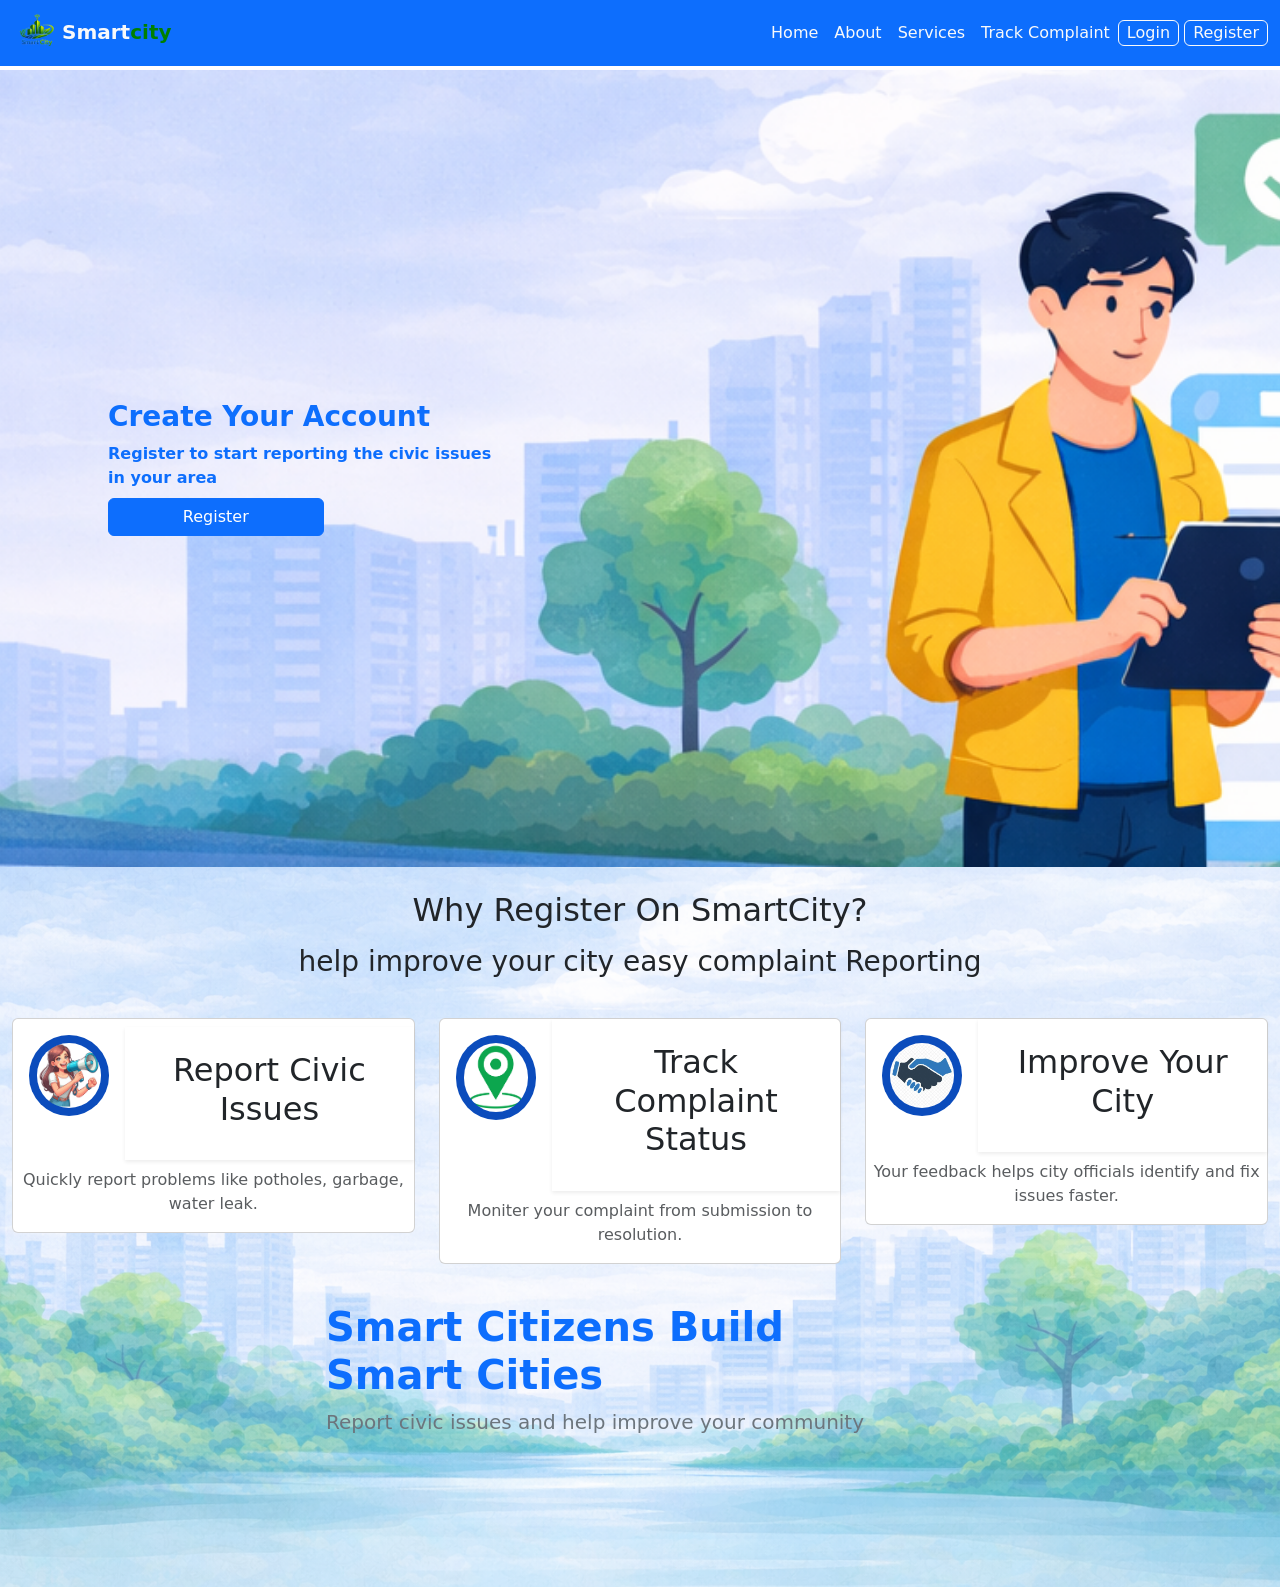
<file: login.html>
<!DOCTYPE html>
<html lang="en">

<head>
  <meta charset="UTF-8">
  <meta name="viewport" content="width=device-width, initial-scale=1.0">
  <title>Smart City Complaint Management Portal</title>

  <link href="https://cdn.jsdelivr.net/npm/bootstrap@5.3.8/dist/css/bootstrap.min.css" rel="stylesheet">
  <link rel="stylesheet" href="style.css">

</head>

<body>
  <div class="container-fluid  px-0">
    <!-- Header Section -->
    <div class="row mb-1 m-0">
      <div class="col-12 p-0">
        <nav class="navbar  navbar-expand-lg bg-primary navrbar-dark">
          <div class="container-fluid py-0">
            <!-- brand name -->
            <a class="navbar-brand fw-bold text-light py-0 mb-0" href="./index.html">
              <!-- Logo -->
              <img src="./img/Smartcity logo1.png" class="img-fluid p-1"
                style="width: 50px; height: 50px; padding: 0px;" alt="logo">Smart<span
                style="color: green;">city</span></a>

            <!-- toggle Button -->
            <button class="navbar-toggler px-1" type="button" data-bs-toggle="collapse"
              data-bs-target="#navbarSupportedContent" aria-controls="navbarSupportedContent" aria-expanded="false"
              aria-label="Toggle navigation">
              <span class="navbar-toggler-icon"></span>
            </button>
            <div class="collapse navbar-collapse" id="navbarSupportedContent">

              <!-- Menu's -->
              <ul class="navbar-nav ms-auto mb-2 mb-lg-0">
                <li class="nav-item">
                  <a class="nav-link active text-light" aria-current="page" href="./index.html">Home</a>
                </li>
                <li class="nav-item">
                  <a class="nav-link text-light" href="#">About</a>
                </li>

                <li class="nav-item">
                  <a class="nav-link text-light" href="#">Services</a>
                </li>
                <li class="nav-item">
                  <a class="nav-link text-light" href="#">Track Complaint</a>
                </li>
              </ul>

              <!-- login register button -->
              <form action="">
                <button class="btn  btn-outline-light fs-6 py-0 px-2" type="submit">Login</button>
                <button class="btn btn-outline-light fs-6 py-0 px-2" type="submit">Register</button>
              </form>
            </div>
          </div>
        </nav>
      </div>
    </div>
    <section class="contact h-vh-75 d-flex align-items-center  ">

      <!-- <div class="container-fluid"> -->
      <div class="row align-items-md-center mx-0 ">
        <div class="col-6 col-md-12  text-primary ms-lg-5 ">
          <div class="ms-md-5 ms-sm-4">
            <h1 class="fw-bold fs-md-2 fs-3">Create Your Account</h1>
            <p class="lead fw-bold m-0 fs-md-1 fs-6 ">
              Register to start reporting the civic issues<br>
              in your area
            </p>
            <!-- Button trigger modal -->
            <button type="button" class="btn btn-primary mt-2 w-50 text-white" data-bs-toggle="modal"
              data-bs-target="#exampleModal">
              Register
            </button>

            <!-- Modal -->


            <div class="modal fade" id="exampleModal" tabindex="-1" aria-labelledby="exampleModalLabel"
              aria-hidden="true">
              <div class="modal-dialog  modal-dialog-scrollable">
                <div class="modal-content">
                  <div class="modal-header  text-primary">
                    <h1 class="modal-title fs-5" id="exampleModalLabel">Registration</h1>
                    <button type="button" class="btn-close" data-bs-dismiss="modal" aria-label="Close"></button>
                  </div>
                  <div class="modal-body">

                    <!-- form -->
                    <form class="needs-validation">
                      <div class="mb-3 text-primary d-flex flex-column">
                        <label for="name" class="form-label">First name</label>
                        <input type="text" class="form-control" placeholder="first name" id="name" aria-label="Username"
                          aria-describedby="addon-wrapping" autocapitalize="off">

                        <label for="name" class="form-label">Last name</label>
                        <input type="text" class="form-control" placeholder="last name" id="name" aria-label="Username"
                          aria-describedby="addon-wrapping">
                      </div>
                      <div class="mb-3 text-primary ">


                        <label for="exampleInputEmail1" class="form-label">Email address</label>
                        <input type="email" placeholder="Email address" class="form-control " id="exampleInputEmail1"
                          aria-describedby="emailHelp">
                        <!-- <div id="emailHelp" class="form-text">We'll never share your email with anyone else.</div> -->
                      </div>
                      <div class="mb-3 text-primary">
                        <label for="exampleInputPassword1" class="form-label ">Password</label>
                        <input type="password" placeholder="Enter password" id="inputPassword6"
                          class="form-control form-label" aria-describedby="passwordHelpInline">
                        <span id="passwordHelpInline" class="form-text text-danger">
                          Must be 8-20 characters long.
                        </span>
                        <!-- <input type="password" class="form-control" id="examInputPassword1"> -->
                      </div>

                      <div class="col-auto ">

                      </div>
                      <div class="mb-3 text-primary">
                        <label for="exampleInputPassword1" class="form-label">Retype Password</label>
                        <input type="password" placeholder="Enter password" class="form-control"
                          id="exampleInputPassword1">
                      </div>

                      <div class="mb-3 form-check text-primary">
                        <input type="checkbox" class="form-check-input" id="exampleCheck1">
                        <label class="form-check-label" for="exampleCheck1">Check me out</label>
                      </div>
                      <button type="submit" class="btn btn-primary " id="submit">Submit</button>
                      <button type="button" class="btn btn-secondary" data-bs-dismiss="modal">Close</button>
                    </form>
                  </div>



                  <div class="modal-footer">

                    <!-- <button type="button" class="btn btn-primary">Save changes</button> -->
                  </div>
                </div>
              </div>
            </div>






          </div>
        </div>
      </div>
      <!-- </div> -->
    </section>




    <div class="modal" tabindex="-1">
      <div class="modal-dialog">
        <div class="modal-content">
          <div class="modal-header">
            <h5 class="modal-title">Modal title</h5>
            <button type="button" class="btn-close" data-bs-dismiss="modal" aria-label="Close"></button>
          </div>
          <div class="modal-body">
            <p>Modal body text goes here.</p>
          </div>
          <div class="modal-footer">
            <button type="button" class="btn btn-secondary" data-bs-dismiss="modal">Close</button>
            <button type="button" class="btn btn-primary">Save changes</button>
          </div>
        </div>
      </div>
    </div>
    <div class="row p-0 m-0"
      style="background-image: url(/images/Registration_desktop.png); min-height:80vh; background-size: cover;  background-repeat: no-repeat;">
      <div class="col-12">
        <div class="row">
          <h1 class="text-center fs-2 mt-2 fs-md-5 mt-md-4">Why Register On SmartCity?</h1>
          <h3 class="text-center fs-md-5 fw-normal mt-2">help improve your city easy complaint Reporting</h3>

        </div>
        <div class="row d-md-flex mt-4">
          <!-- First-card -->
          <div class="col-md-4 mt-2">


            <div class="card">
              <div class="d-flex g-3">
                <img src="./images/megaphone3.avif"
                  style=" border-radius: 50%; width:20%; height: 10%; background-color: rgb(11, 76, 188);"
                  class="card-img-top p-2 m-3" alt="megaphoneImg">

                <div class="p-4 text-center shadow-sm mt-2">
                  <h5 class="text-center text-dark fs-2 ">Report Civic Issues</h5>
                </div>
              </div>
              <p class="text-center text-muted pt-2">
                Quickly report problems like potholes, garbage,
                water leak.
              </p>

            </div>
          </div>

          <!-- 2nd -card -->

          <div class="col-md-4 mt-2 m-0">
            <div class="card">
              <div class="d-flex g-3">
                <img src="./images/location5.jpg"
                  style=" border-radius: 50%; width:20%; height: 5%; background-color: rgb(11, 76, 188);"
                  class="card-img-top p-2 m-3" alt="megaphoneImg">


                <div class="p-4 text-center shadow-sm">
                  <h5 class="text-dark text-dark fs-2 ">Track Complaint Status</h5>
                </div>
              </div>
              <p class="text-center text-muted pt-2">
                Moniter your complaint from submission to resolution.
              </p>


            </div>
          </div>

          <!-- 3rd card -->
          <div class="col-md-4 mt-2">
            <div class="card">
              <div class="d-flex g-3">
                <img src="./images/handshake.webp"
                  style=" border-radius: 50%; width:20%; height: 10%; background-color:rgb(11, 76, 188);;"
                  class="card-img-top p-2 m-3" alt="megaphoneImg">

                <div class="p-4 text-center shadow-sm">
                  <h5 class="text-center text-dark fs-2 ">Improve Your City</h5>
                </div>
              </div>
              <p class="text-center text-muted pt-2">
                Your feedback helps city officials identify and fix issues faster.
              </p>

            </div>
          </div>

        </div>

        <div class="row h-25 d-flex justify-content-center  align-items-center mt-4 w-100">
          <div class="col-lg-6 col-md-7">

            <h1 class="fw-bold text-primary">
              Smart Citizens Build Smart Cities
            </h1>

            <p class="text-secondary fs-5">
              Report civic issues and help improve your community
            </p>

          </div>
        </div>
      </div>

    </div>
  </div>


  </div>
  <script src="./js/script.js"></script>
  <script src="https://cdn.jsdelivr.net/npm/bootstrap@5.3.8/dist/js/bootstrap.bundle.min.js"></script>
<!-- Code injected by live-server -->
<script>
	// <![CDATA[  <-- For SVG support
	if ('WebSocket' in window) {
		(function () {
			function refreshCSS() {
				var sheets = [].slice.call(document.getElementsByTagName("link"));
				var head = document.getElementsByTagName("head")[0];
				for (var i = 0; i < sheets.length; ++i) {
					var elem = sheets[i];
					var parent = elem.parentElement || head;
					parent.removeChild(elem);
					var rel = elem.rel;
					if (elem.href && typeof rel != "string" || rel.length == 0 || rel.toLowerCase() == "stylesheet") {
						var url = elem.href.replace(/(&|\?)_cacheOverride=\d+/, '');
						elem.href = url + (url.indexOf('?') >= 0 ? '&' : '?') + '_cacheOverride=' + (new Date().valueOf());
					}
					parent.appendChild(elem);
				}
			}
			var protocol = window.location.protocol === 'http:' ? 'ws://' : 'wss://';
			var address = protocol + window.location.host + window.location.pathname + '/ws';
			var socket = new WebSocket(address);
			socket.onmessage = function (msg) {
				if (msg.data == 'reload') window.location.reload();
				else if (msg.data == 'refreshcss') refreshCSS();
			};
			if (sessionStorage && !sessionStorage.getItem('IsThisFirstTime_Log_From_LiveServer')) {
				console.log('Live reload enabled.');
				sessionStorage.setItem('IsThisFirstTime_Log_From_LiveServer', true);
			}
		})();
	}
	else {
		console.error('Upgrade your browser. This Browser is NOT supported WebSocket for Live-Reloading.');
	}
	// ]]>
</script>
</body>

</html>
</file>
<file: style.css>
*{
    padding:0px;
    margin:0px;
    box-sizing:border-box;
}
.contact {
    background: url("./images/pleaseLOgin.png");
    width: 100%;
    min-height: 88.5vh;
    background-size: cover;
    background-position: center;
    background-repeat: no-repeat;

}

 @media screen and (max-width:786px){
    .contact
    {
        /* background-image: url("./images/please\ LOgin.png"); */
        background-size: cover;
    
        background-position: top;
        background-repeat: no-repeat;
       width: 100%;
       min-height: 30vh;
       
    }
    
}
</file>
